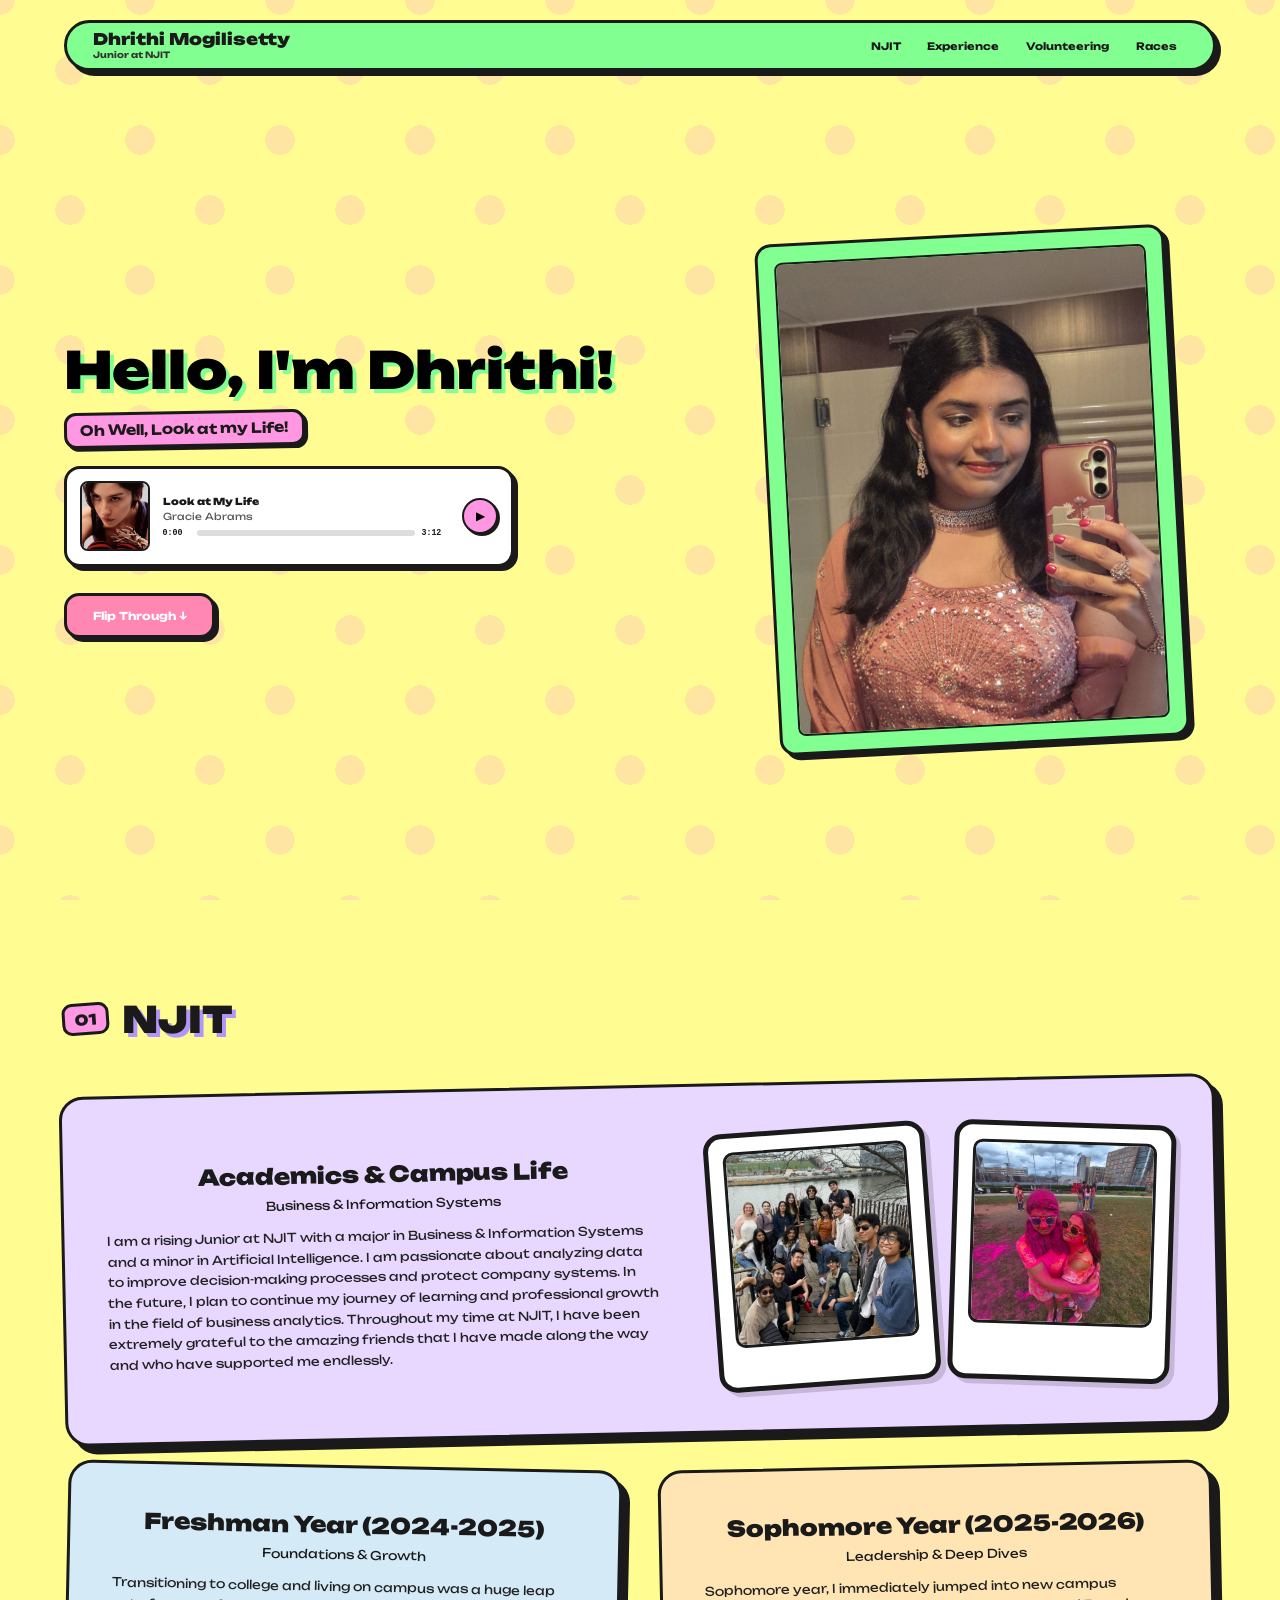
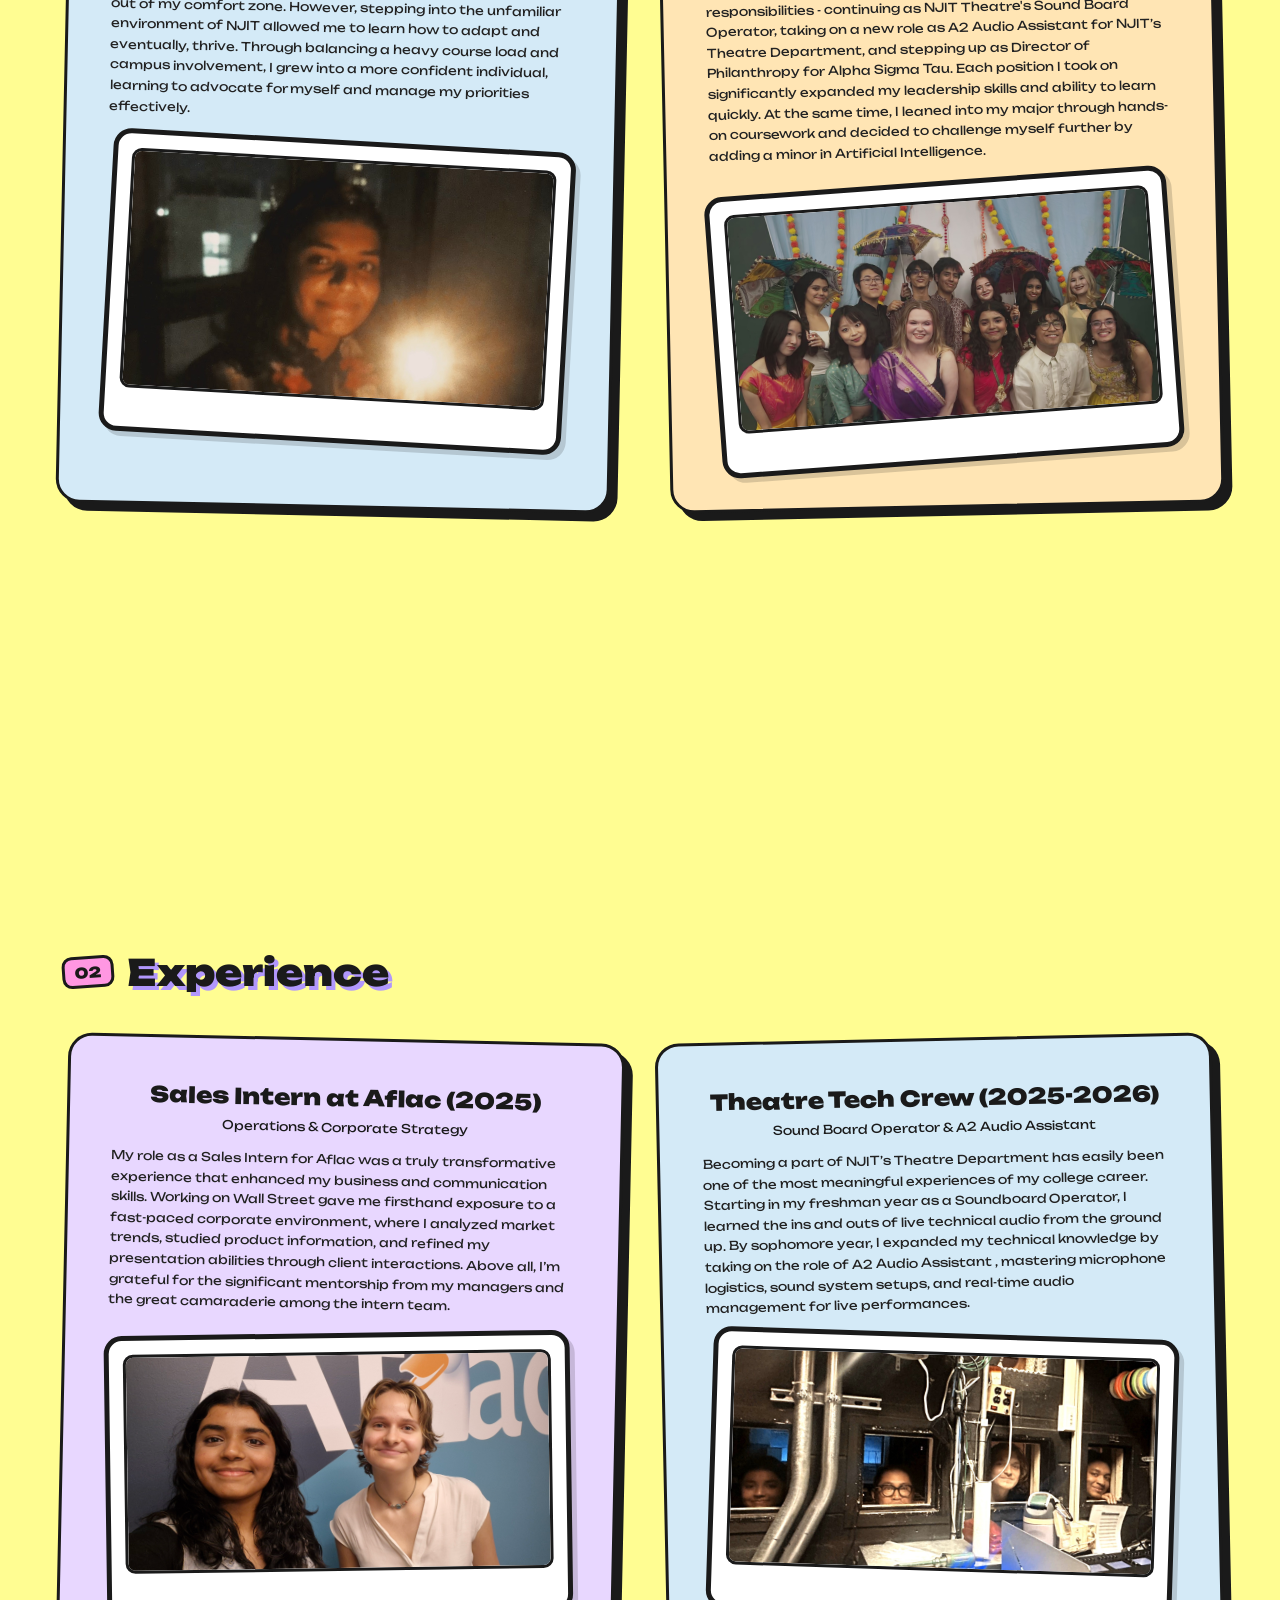
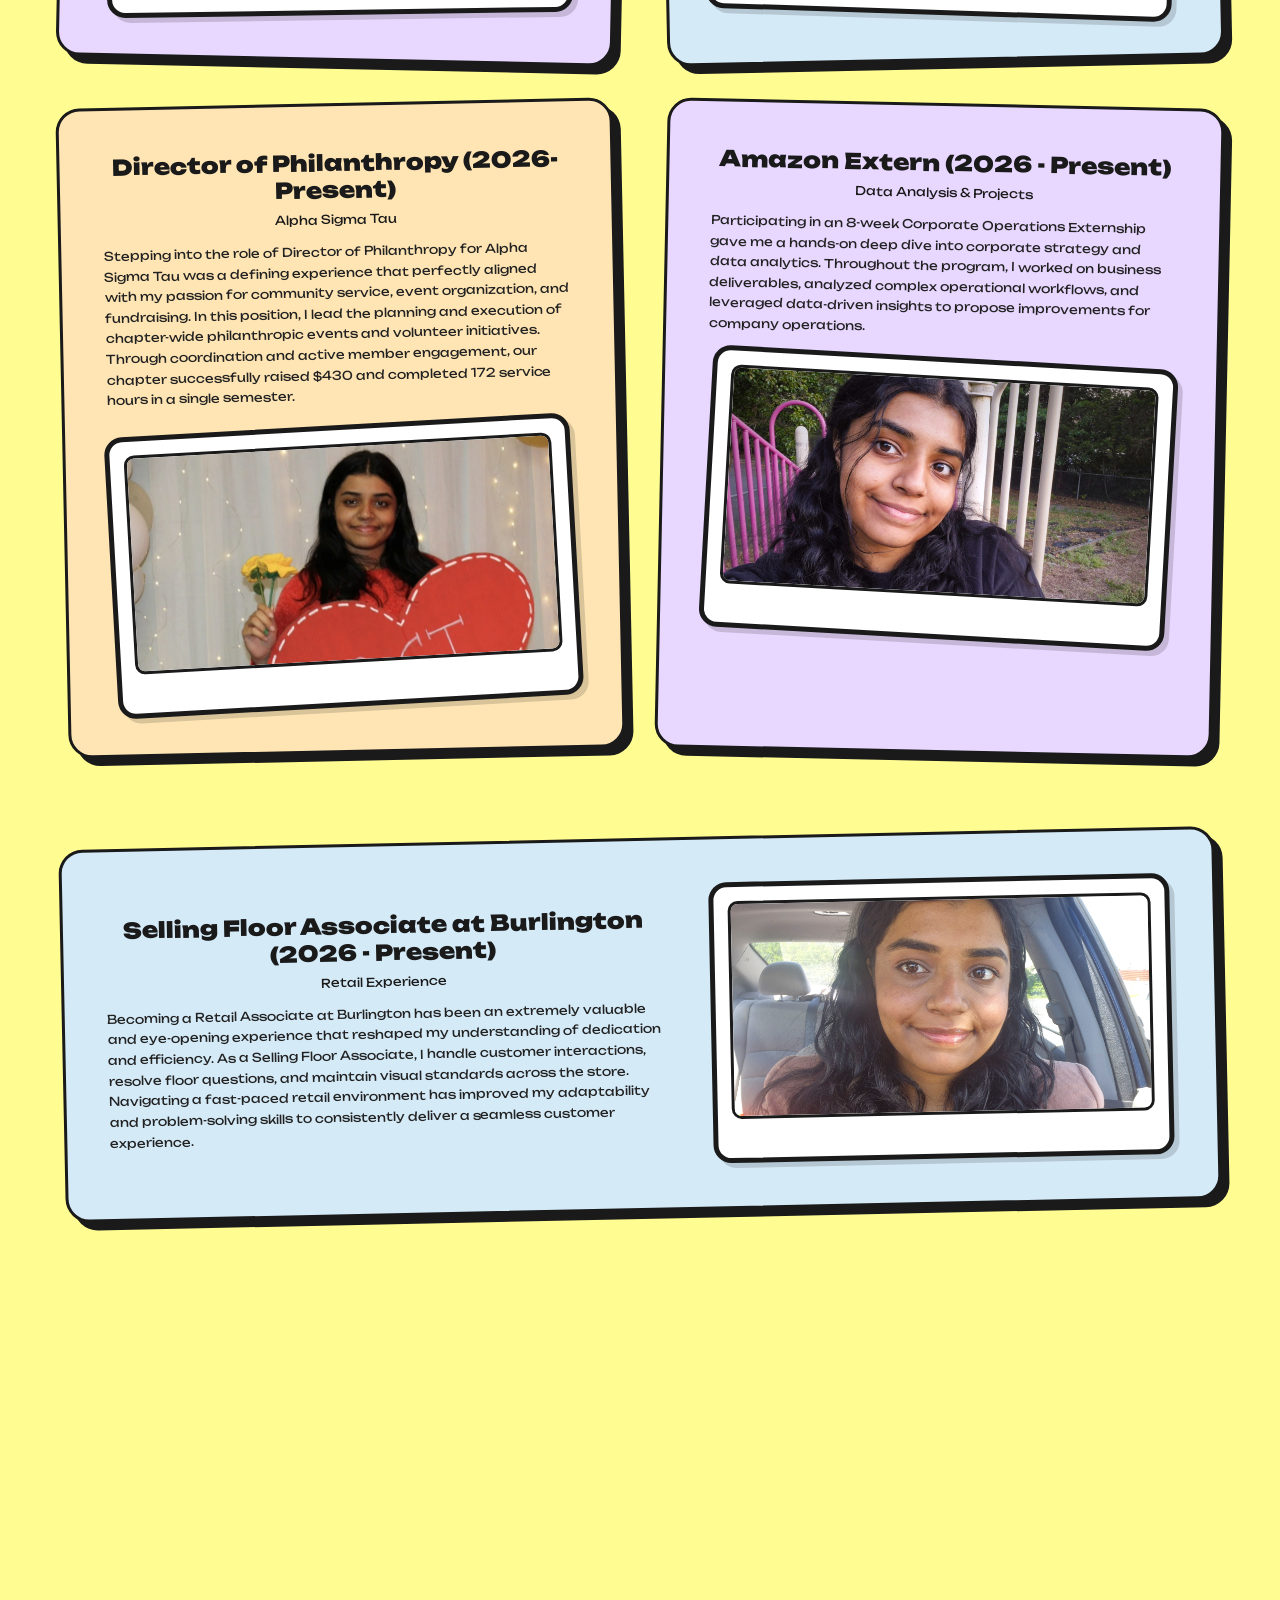
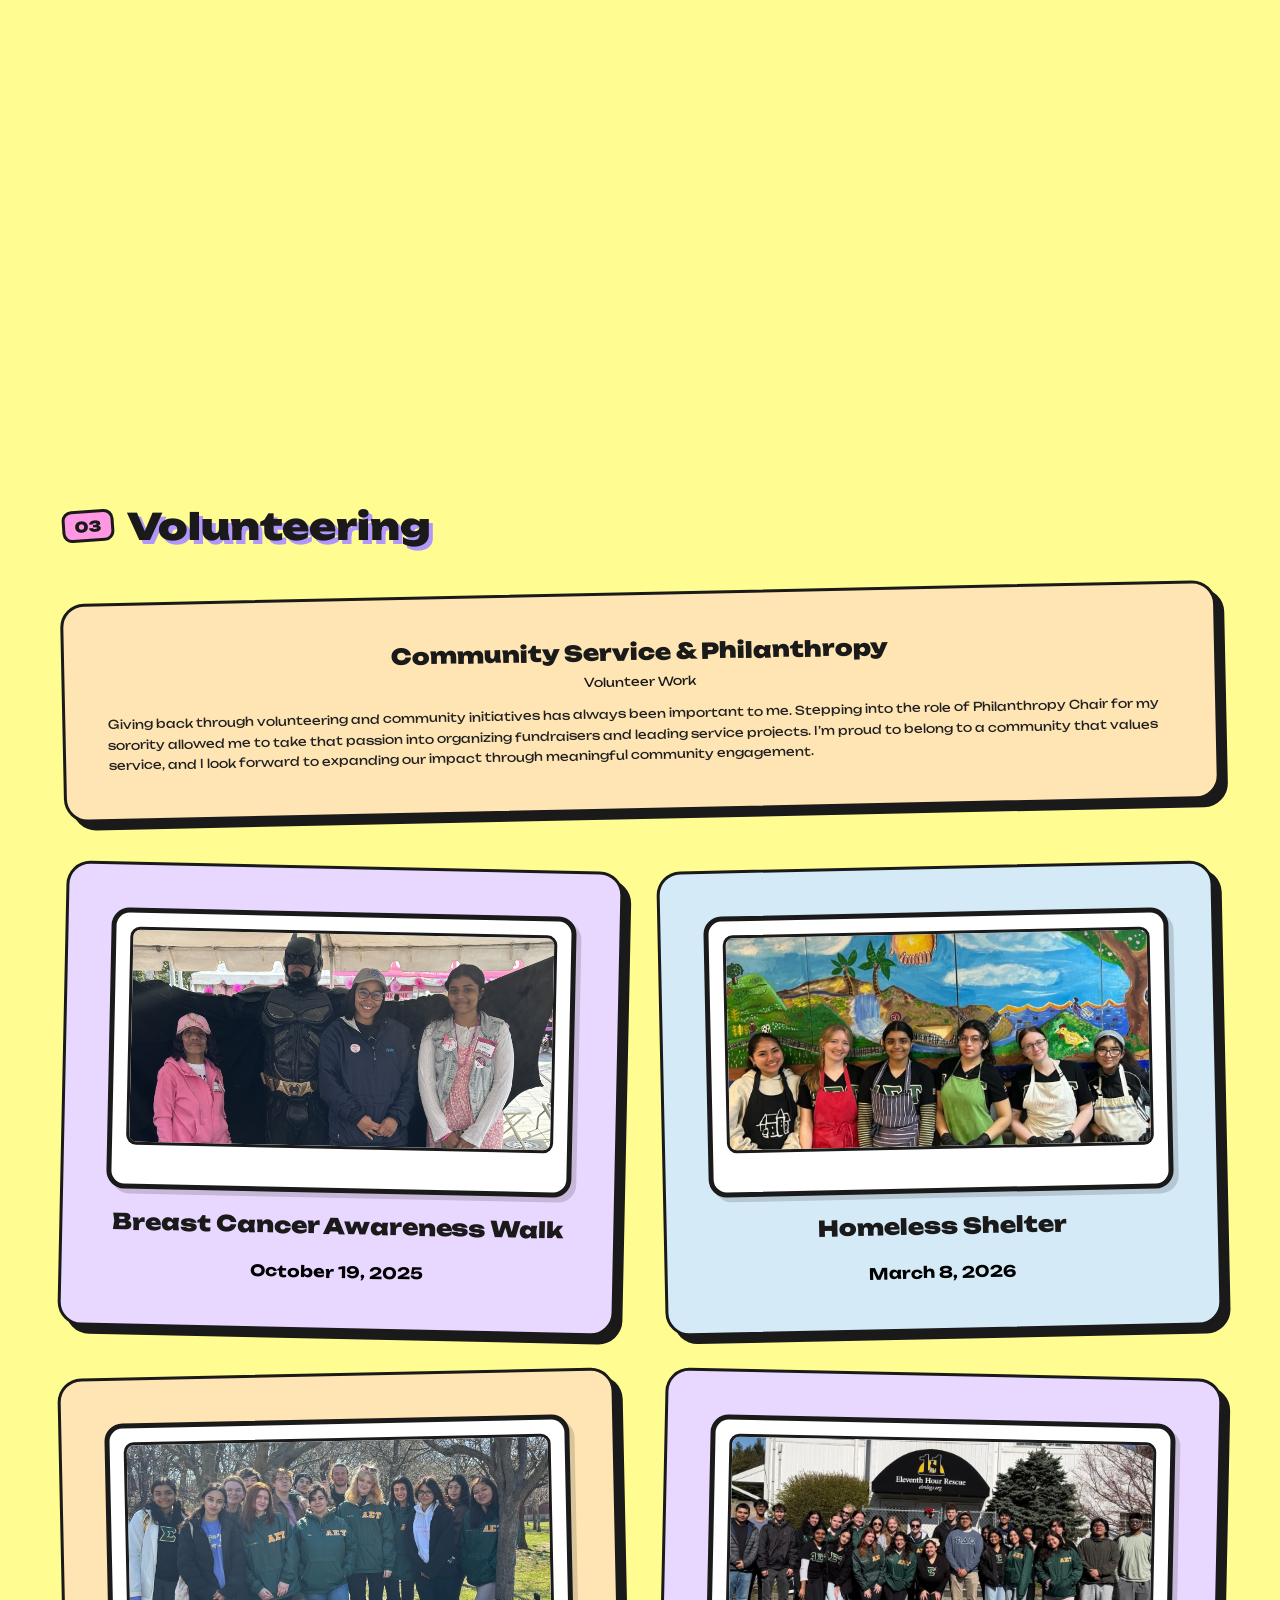
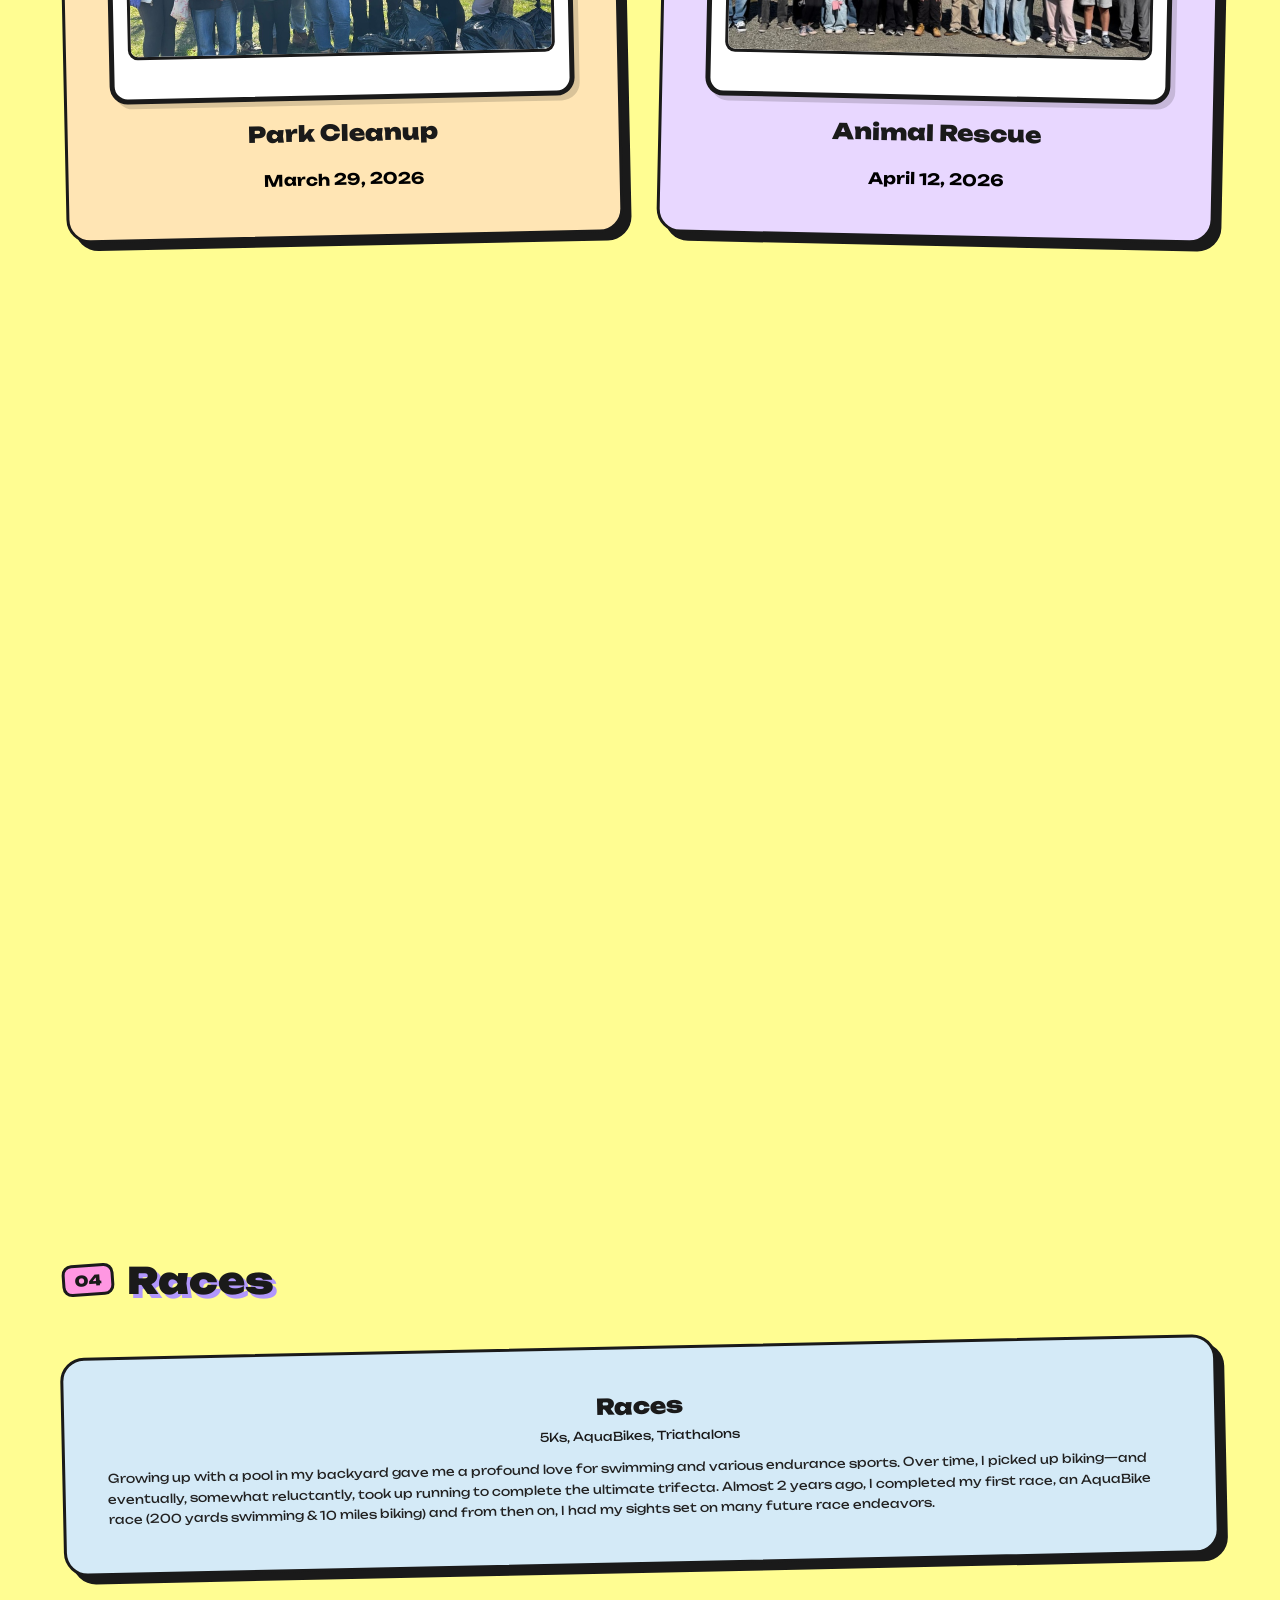
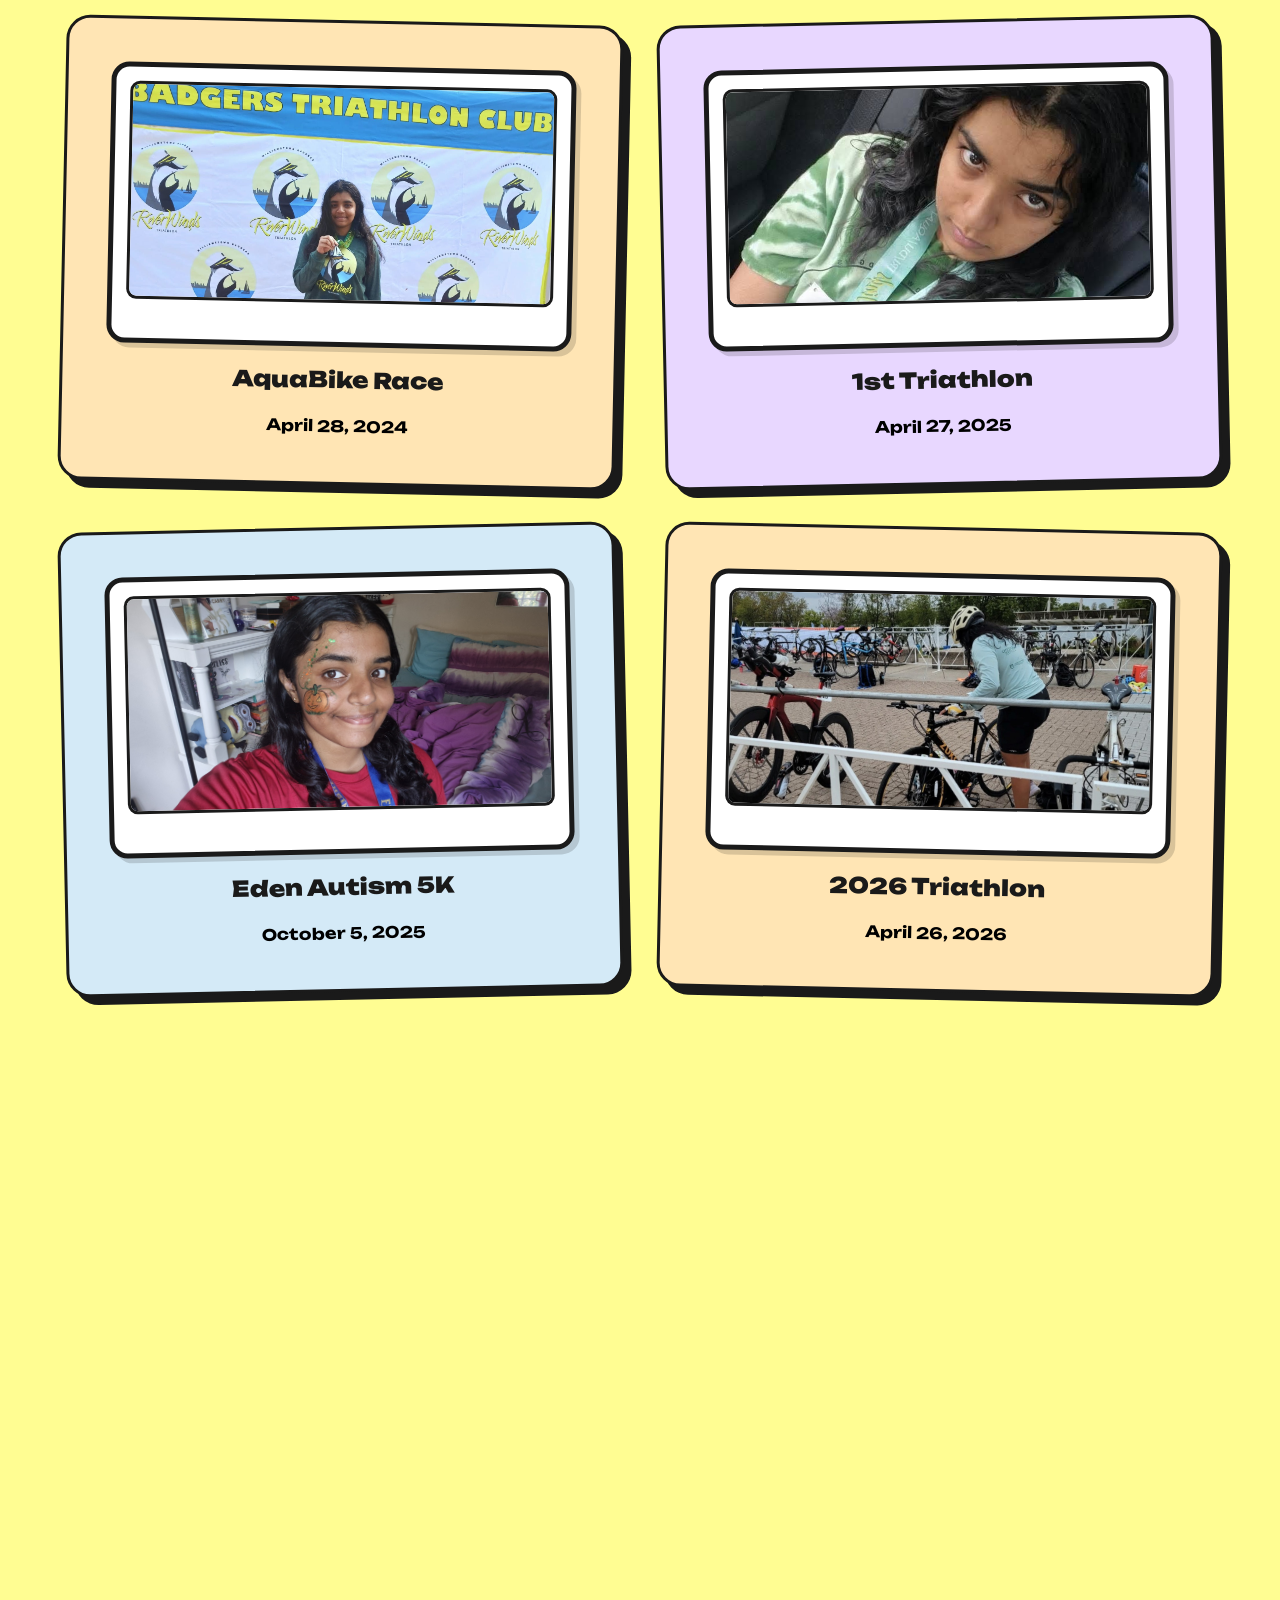
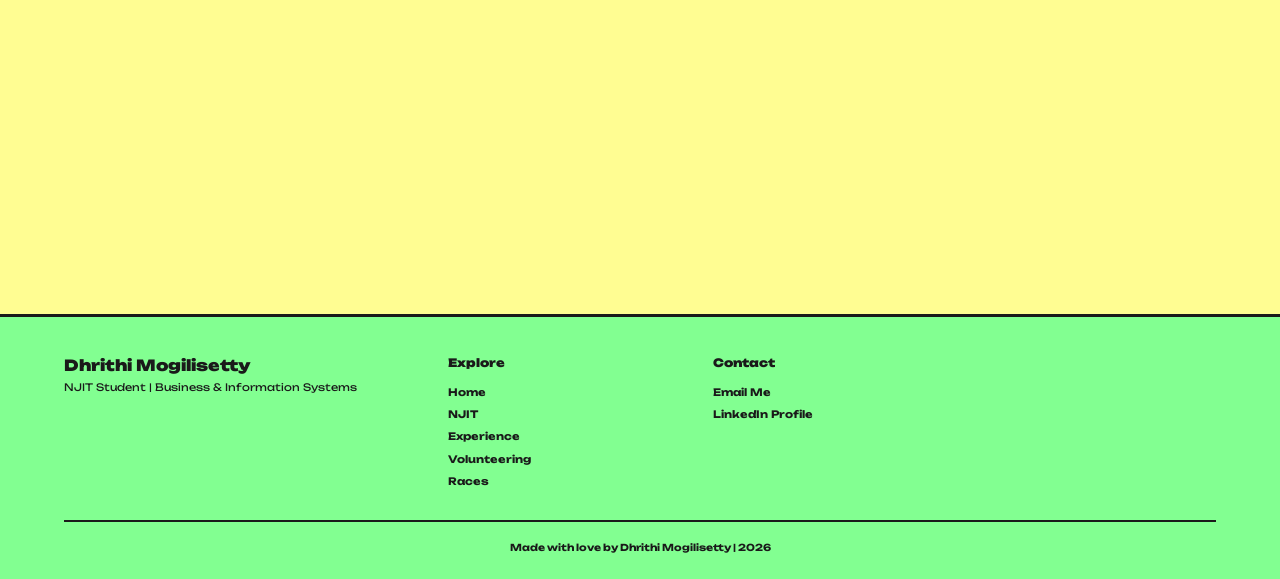
<file: index.html>
<html lang="en">

<!-- Website Icon & Name-->
<head>

    <link href="https://fonts.googleapis.com/css2?family=Playfair+Display:ital,wght@0,400..700;1,400..700&family=Unbounded:wght@400;700;900&display=swap" rel="stylesheet">

    <meta charset="UTF-8">
    <meta name="viewport" content="width=device-width, initial-scale=1.0">
    <title>Dhrithi Mogilisetty</title>

    <!-- Favicon / Tab Icon -->
    <link rel="shortcut icon" type="image/png" href="heart.png?v=2"> 

    <link href="https://fonts.googleapis.com/css2?family=Unbounded:wght@400;700;900&family=DynaPuff:wght@400;700&family=Plus+Jakarta+Sans:wght@400;600;700&display=swap" rel="stylesheet">
    <link rel="stylesheet" href="style.css">
</head>

<body>
    <!-- Song Audio -->
    <audio id="bg-track" src="Gracie Abrams - Look at My Life.mp3"></audio>

    <!-- Navigation Bar -->
    <nav class="navbar">
        <div class="logo-container">
            <div class="logo">Dhrithi Mogilisetty</div>
            <span class="logo-subtitle">Junior at NJIT</span>
        </div>
        <ul class="nav-links">
            <li><a href="#njit">NJIT</a></li>
            <li><a href="#experience">Experience</a></li>
            <li><a href="#impact">Volunteering</a></li>
            <li><a href="#endurance">Races</a></li>
        </ul>
    </nav>

    <section id="home" class="hero-section">
        <div class="hero-container">
            <div class="hero-content">

                <!-- Title & Subtitle-->
                <h1>Hello, I'm Dhrithi!</h1>
                <div class="subtitle">Oh Well, Look at my Life!</div>
                
                <!-- Music Player -->
                <div class="audio-player">
                    <img src="GracieAlbumPic.png" class="album-art" alt="Look at My Life Album Cover">
                    <div class="player-controls">
                        <div class="track-title">Look at My Life</div>
                        <div class="track-artist">Gracie Abrams</div>
                        <div class="progress-block">
                            <span class="timestamp" id="current-time">0:00</span>
                            <div class="timeline" id="timeline-click">
                                <div class="progress-bar" id="track-progress"></div>
                            </div>
                            <span class="timestamp">3:12</span>
                        </div>
                    </div>
                    <button class="play-btn" id="audio-toggle" aria-label="Play or Pause track">▶</button>
                </div>

                <!-- Flip Through Button -->
                <a href="#njit" class="cta-btn">Flip Through ↓</a>
            </div>
            
            <!-- Profile Pictures -->
            <div class="hero-graphic-stack">
                <div class="sticker sticker-1">
                    <img src="ProfilePic2.jpg" alt="Dhrithi Portrait">
                </div>
            </div>
        </div>
    </section>

    <!-- NJIT Section -->
    <section id="njit" class="content-section">
        <object data="njit.html" type="text/html" class="embedded-page"></object>
    </section>

    <!-- Experience Section -->
    <section id="experience" class="content-section">
        <object data="experience.html" type="text/html" class="embedded-page"></object>
    </section>

    <!-- Volunteering Section -->
    <section id="impact" class="content-section">
        <object data="impact.html" type="text/html" class="embedded-page"></object>
    </section>

    <!-- Hobbies Section -->
    <section id="endurance" class="content-section">
        <object data="endurance.html" type="text/html" class="embedded-page"></object>
    </section>

    <!-- Footer Section with Links -->
    <footer class="footer">
        <div class="footer-container">
            <div class="footer-brand">
                <h4>Dhrithi Mogilisetty</h4>
                <p>NJIT Student | Business & Information Systems</p>
            </div>
            
            <div class="footer-col">
                <h5>Explore</h5>
                <ul>
                    <li><a href="#home">Home</a></li>
                    <li><a href="#njit">NJIT</a></li>
                    <li><a href="#experience">Experience</a></li>
                    <li><a href="#impact">Volunteering</a></li>
                    <li><a href="#endurance">Races</a></li>
                </ul>
            </div>

            <div class="footer-col">
                <h5>Contact</h5>
                <ul>
                    <!-- Correct way using an anchor tag -->
                    <li>
                        <a href="https://mail.google.com/mail/?view=cm&fs=1&to=dhrithimogilisetty@gmail.com" target="_blank" rel="noopener noreferrer">Email Me</a>
                    </li>
                    <li><a href="https://www.linkedin.com/in/dhrithi-mogilisetty" target="_blank">LinkedIn Profile</a></li>
                </ul>
            </div>
        </div>

        <div class="footer-bottom">
            <p>Made with love by Dhrithi Mogilisetty | 2026</p>
        </div>
    </footer>

    <!-- Audio Script -->
    <script>
        const audio = document.querySelector('audio');
        const playBtn = document.querySelector('.play-btn');
        const progressBar = document.querySelector('.progress-bar');
        const timestamp = document.querySelector('.timestamp');
        const timeline = document.querySelector('.timeline');

        // Helper function to format seconds into MM:SS cleanly
        function formatTime(seconds) {
            const totalSecs = Math.round(seconds);
            const mins = Math.floor(totalSecs / 60);
            const secs = totalSecs % 60;
            return `${mins}:${secs < 10 ? '0' : ''}${secs}`;
        }

        // 1. Update timestamp and progress bar during playback
        audio.addEventListener('timeupdate', () => {
            if (audio.duration) {
                const progressPercent = (audio.currentTime / audio.duration) * 100;
                progressBar.style.width = `${progressPercent}%`;

                // If we are within 0.5 seconds of the end, force display of the full duration (3:12)
                if (audio.duration - audio.currentTime < 0.5) {
                    timestamp.textContent = formatTime(audio.duration);
                } else {
                    timestamp.textContent = formatTime(audio.currentTime);
                }
            }
        });

        // 2. Click timeline to skip ahead/rewind
        timeline.addEventListener('click', (e) => {
            if (audio.duration) {
                const timelineWidth = timeline.clientWidth;
                const clickX = e.offsetX;
                audio.currentTime = (clickX / timelineWidth) * audio.duration;
            }
        });

        // 3. Automatically reset when the song finishes
        audio.addEventListener('ended', () => {
            audio.currentTime = 0;             // Reset track position
            progressBar.style.width = '0%';    // Reset progress bar
            timestamp.textContent = '0:00';    // Reset timestamp text
            playBtn.textContent = '▶';         // Switch icon back to Play (triangle)
        });

        // 4. Play / Pause Button Toggle Logic
        playBtn.addEventListener('click', () => {
            if (audio.paused) {
                audio.play();
                playBtn.textContent = '❚❚';    // Switch to Pause (two lines)
            } else {
                audio.pause();
                playBtn.textContent = '▶';     // Switch to Play (triangle)
            }
        });
    </script>
</body>
</file>
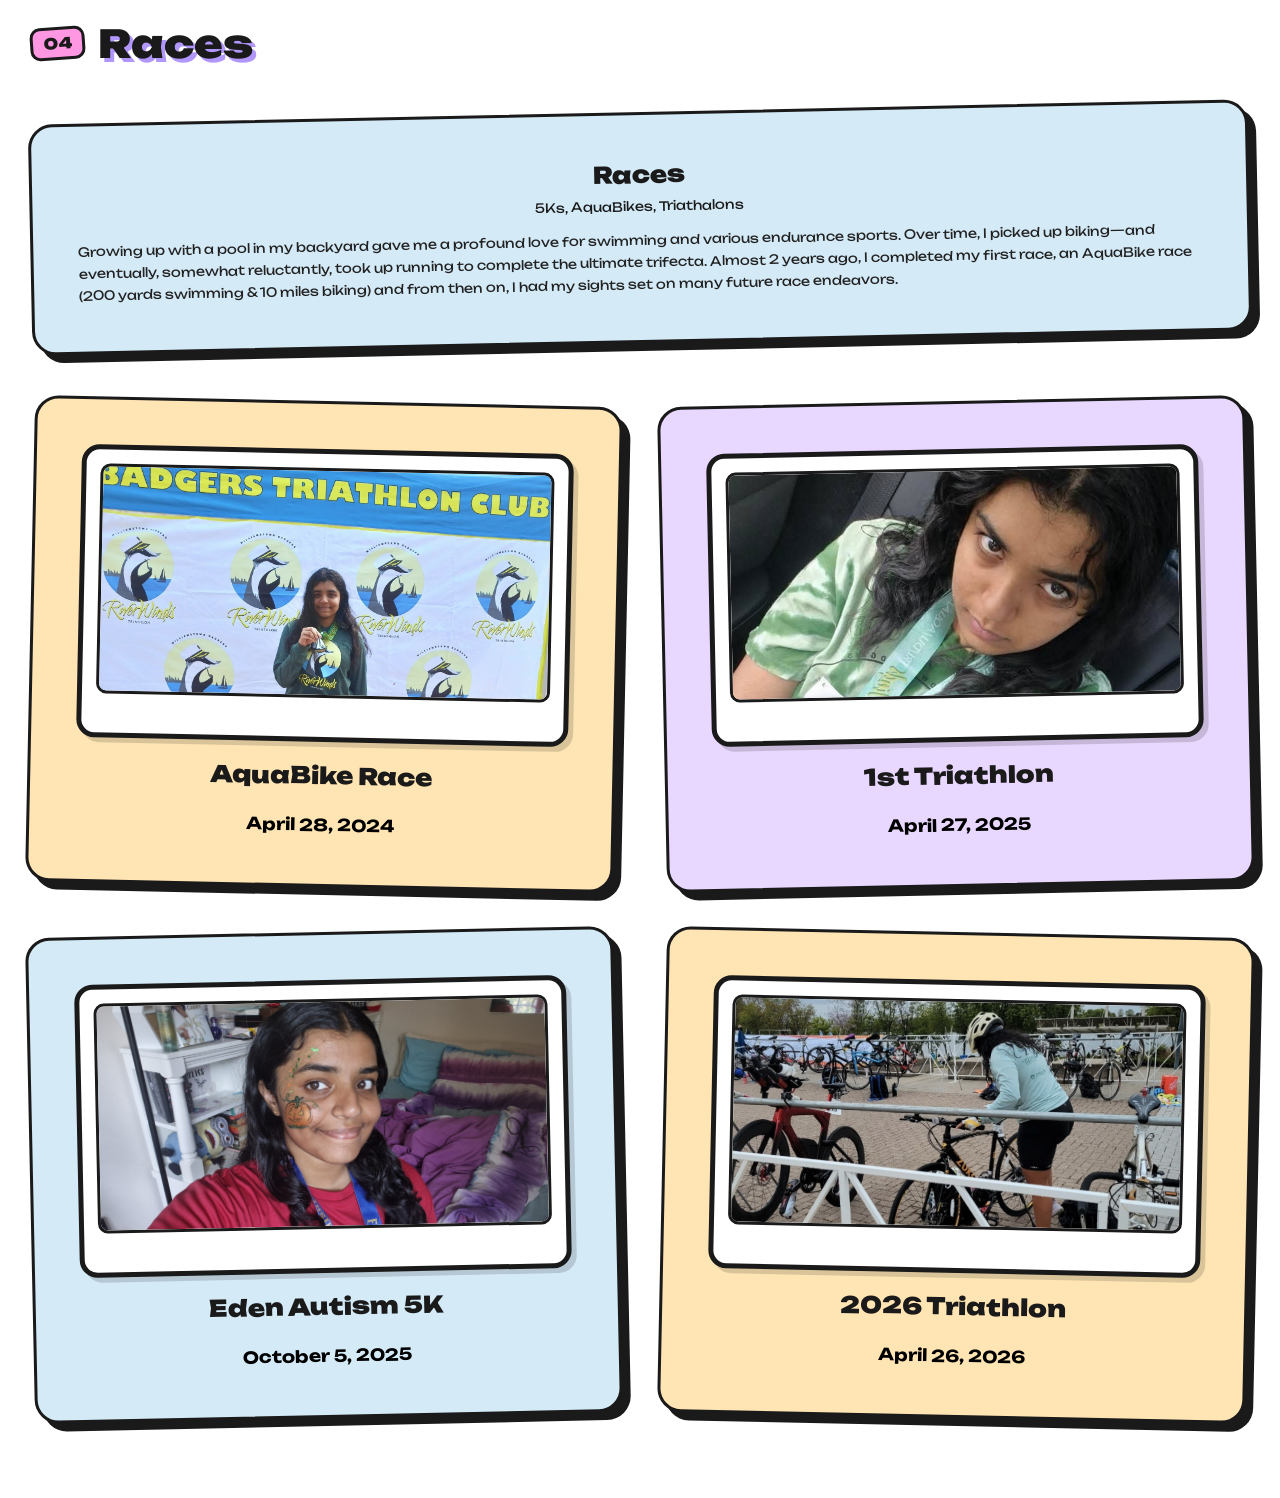
<file: endurance.html>
<!DOCTYPE html>
<html lang="en">
<head>
    <link href="https://fonts.googleapis.com/css2?family=Unbounded:wght@400;700;900&display=swap" rel="stylesheet">
    <link rel="stylesheet" href="style.css">
    <style>
        html, body {
            width: 100%;
            max-width: 100%;
            margin: 0;
            /* Padding gives room for card drop-shadows and rotated corners on the left/right/bottom */
            padding: 10px 15px 40px 15px !important; 
            overflow-x: hidden !important;
            overflow-y: visible !important;
            box-sizing: border-box;
            background: transparent;
        }
    </style>
</head>
<body>
    <div class="section-container">
    
    <!-- Section Header -->
    <div class="section-header">
        <span class="section-number">04</span>
        <h2>Races</h2>
    </div>

    <!-- 1. Top Full-Width Summary Card -->
    <div class="full-width-card-wrapper">
        <div class="scrapbook-card full-width-card rotated-left card-blue">
            <h3>Races</h3>
            <span class="meta">5Ks, AquaBikes, Triathalons</span>
            <p>Growing up with a pool in my backyard gave me a profound love for swimming and various endurance sports. 
                Over time, I picked up biking—and eventually, somewhat reluctantly, took up running to complete the ultimate trifecta. 
                Almost 2 years ago, I completed my first race, an AquaBike race (200 yards swimming & 10 miles biking) and from
                then on, I had my sights set on many future race endeavors.</p>
        </div>
    </div>

    <!-- 2. 4 Cards Grid for Individual Shows / Productions -->
    <div class="grid-2x2 event-photo-grid">
        
        <!-- Show Card 1 -->
        <div class="scrapbook-card rotated-right card-orange">
            <div class="event-photo-container">
                <div class="photo-frame">
                    <img src="race1.jpg" alt="AquaBike Picture - April 2024">
                </div>
                <div class="event-details">
                    <h4>AquaBike Race</h4>
                    <span class="event-date">April 28, 2024</span>
                </div>
            </div>
        </div>

        <!-- Show Card 2 -->
        <div class="scrapbook-card rotated-left card-purple">
            <div class="event-photo-container">
                <div class="photo-frame">
                    <img src="race2.jpg" alt="Triathlon Picture - April 2025">
                </div>
                <div class="event-details">
                    <h4>1st Triathlon</h4>
                    <span class="event-date">April 27, 2025</span>
                </div>
            </div>
        </div>

        <!-- Show Card 3 -->
        <div class="scrapbook-card rotated-left card-blue">
            <div class="event-photo-container">
                <div class="photo-frame">
                    <img src="race3.jpg" alt="Eden Autism 5K - October 2025">
                </div>
                <div class="event-details">
                    <h4>Eden Autism 5K</h4>
                    <span class="event-date">October 5, 2025</span>
                </div>
            </div>
        </div>

        <!-- Show Card 4 -->
        <div class="scrapbook-card rotated-right card-orange">
            <div class="event-photo-container">
                <div class="photo-frame">
                    <img src="race4.jpg" alt="Triathlon Picture - April 2026">
                </div>
                <div class="event-details">
                    <h4>2026 Triathlon</h4>
                    <span class="event-date">April 26, 2026</span>
                </div>
            </div>
        </div>

    </div>

</div>
</body>
</html>
</file>
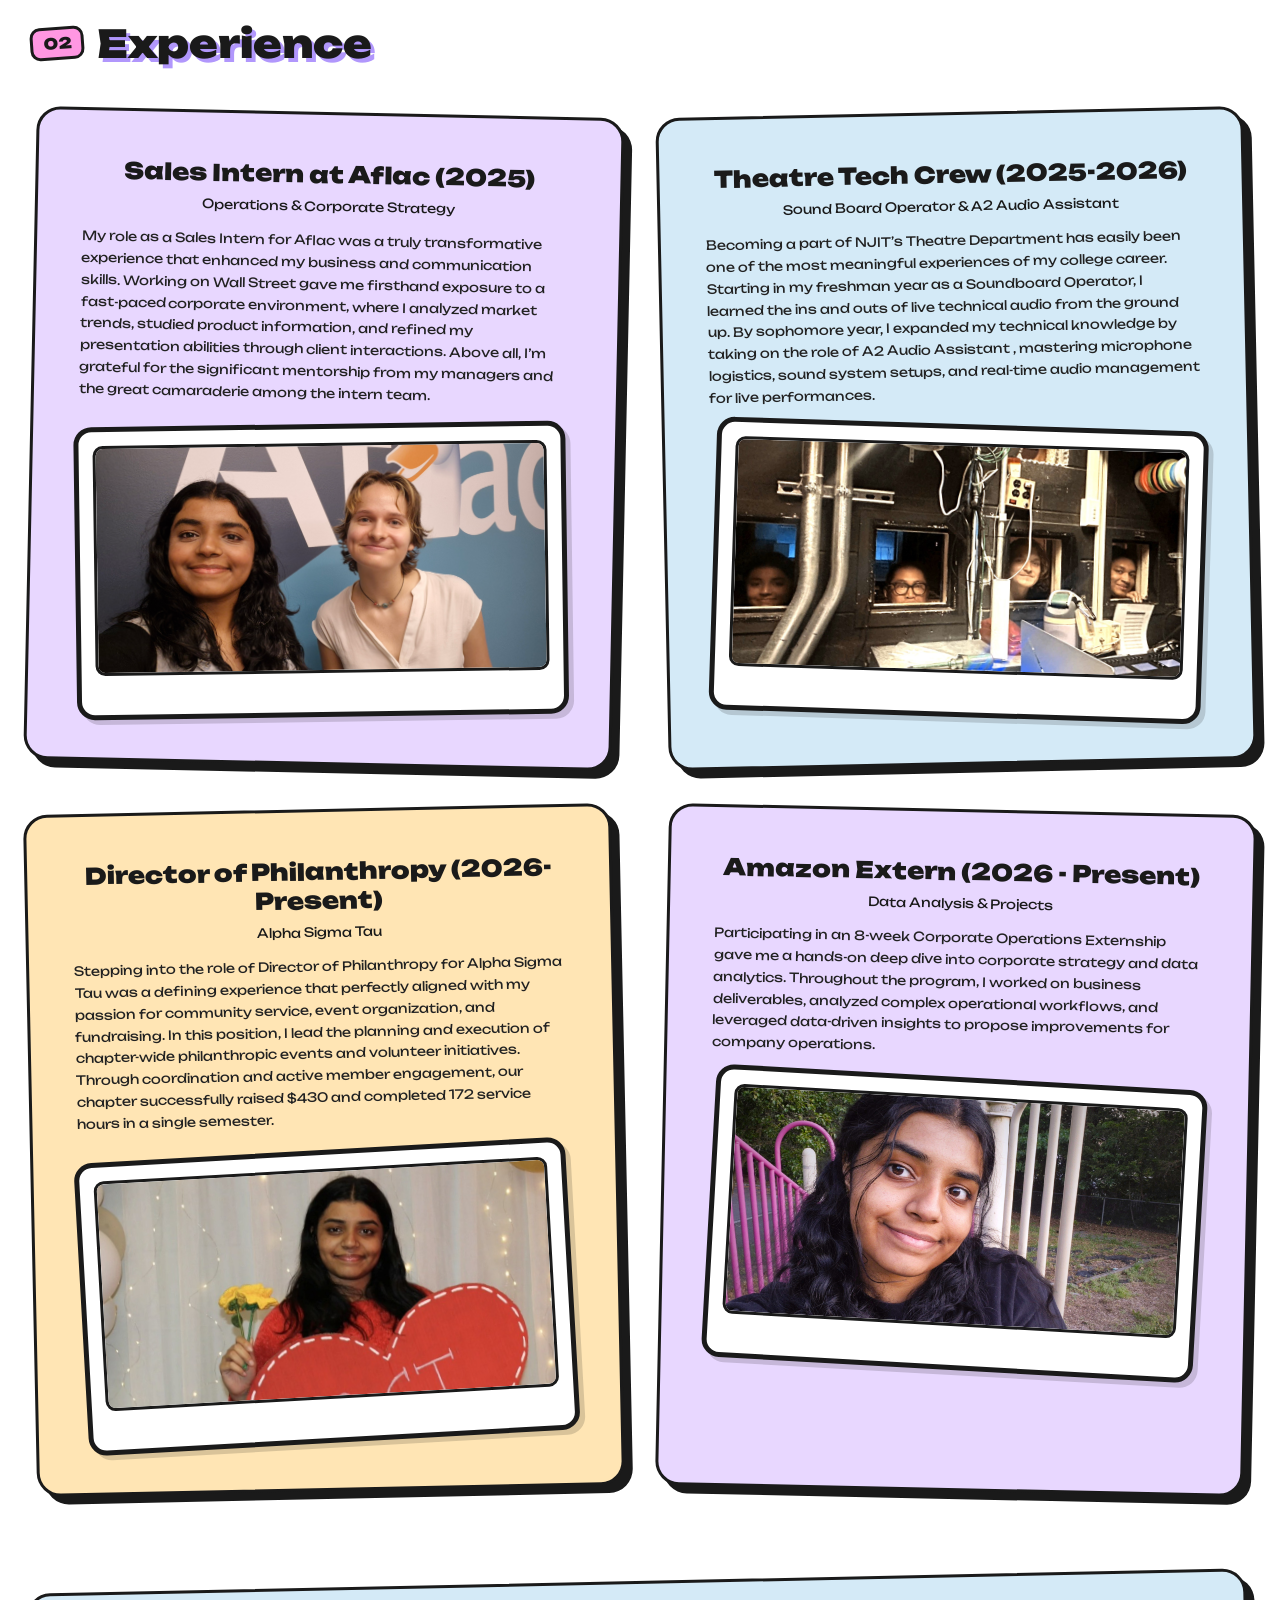
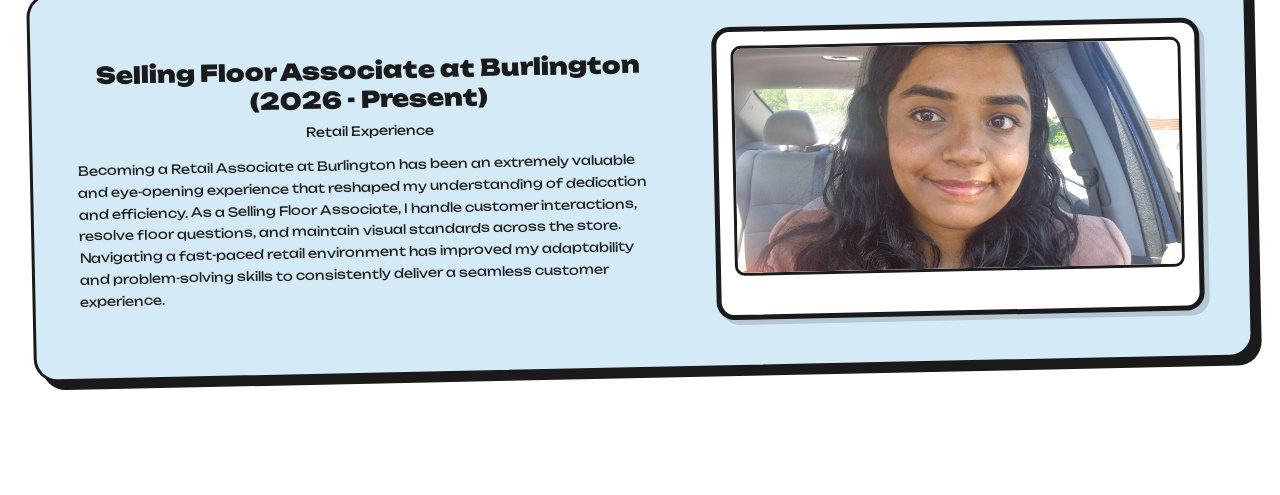
<file: experience.html>
<!DOCTYPE html>
<html lang="en">
<head>
    <link href="https://fonts.googleapis.com/css2?family=Unbounded:wght@400;700;900&display=swap" rel="stylesheet">
    <link rel="stylesheet" href="style.css">
    <style>
        html, body {
            width: 100%;
            max-width: 100%;
            margin: 0;
            /* Padding gives room for card drop-shadows and rotated corners on the left/right/bottom */
            padding: 10px 15px 40px 15px !important; 
            overflow-x: hidden !important;
            overflow-y: visible !important;
            box-sizing: border-box;
            background: transparent;
        }
    </style>
</head>
<body>
    <div class="section-container">
        <div class="section-header">
            <span class="section-number">02</span>
            <h2>Experience</h2>
        </div>
        
        <!-- 2x2 Grid Container -->
        <div class="grid-2x2">
            <!-- Row 1: Left Card -->
            <div class="scrapbook-card rotated-right card-purple">
                <h3>Sales Intern at Aflac (2025)</h3>
                <span class="meta">Operations & Corporate Strategy</span>
                <p>My role as a Sales Intern for Aflac was a truly transformative experience that enhanced my business
                    and communication skills. Working on Wall Street gave me firsthand exposure to a fast-paced 
                    corporate environment, where I analyzed market trends, studied product information, 
                    and refined my presentation abilities through client interactions. 
                    Above all, I’m grateful for the significant mentorship from my managers and the great camaraderie 
                    among the intern team.
                </p>
                <div class="photo-frame" style="margin-top: 1.5rem; transform: rotate(-2deg);">
                    <img src="exp1.jpg" alt="Corporate Office">
                </div>
            </div>

            <!-- Row 1: Right Card -->
            <div class="scrapbook-card rotated-left card-blue">
                <h3>Theatre Tech Crew (2025-2026)</h3>
                <span class="meta">Sound Board Operator & A2 Audio Assistant</span>
                <p>Becoming a part of NJIT’s Theatre Department has easily been one of the most meaningful 
                    experiences of my college career. Starting in my freshman year as a Soundboard Operator, 
                    I learned the ins and outs of live technical audio from the ground up. 
                    By sophomore year, I expanded my technical knowledge by taking on the role of A2 Audio Assistant
                    , mastering microphone logistics, sound system setups, and real-time audio management for 
                    live performances.
                </p>
                <div class="photo-frame" style="margin-top: 1.5rem; transform: rotate(3deg);">
                    <img src="exp22.jpg" alt="Theatre Set Production">
                </div>
            </div>

            <!-- Row 2: Left Card -->
            <div class="scrapbook-card rotated-left card-orange">
                <h3>Director of Philanthropy (2026-Present)</h3>
                <span class="meta">Alpha Sigma Tau</span>
                <p>Stepping into the role of Director of Philanthropy for Alpha Sigma Tau was a defining experience
                     that perfectly aligned with my passion for community service, event organization, 
                     and fundraising. In this position, I lead the planning and execution of chapter-wide 
                     philanthropic events and volunteer initiatives. Through coordination and 
                     active member engagement, our chapter successfully raised $430 and completed 172 service 
                     hours in a single semester.</p>
                <div class="photo-frame" style="margin-top: 1.5rem; transform: rotate(-2deg);">
                    <img src="exp3333.jpg" alt="AST Picture">
                </div>
            </div>

            <!-- Row 2: Right Card -->
            <div class="scrapbook-card rotated-right card-purple">
                <h3>Amazon Extern (2026 - Present)</h3>
                <span class="meta">Data Analysis & Projects</span>
                <p>Participating in an 8-week Corporate Operations Externship gave me a hands-on 
                    deep dive into corporate strategy and data analytics. 
                    Throughout the program, I worked on business deliverables, 
                    analyzed complex operational workflows, and leveraged data-driven insights to propose 
                    improvements for company operations.</p>
                <div class="photo-frame" style="margin-top: 1.5rem; transform: rotate(2deg);">
                    <img src="exp6.jpg" alt="Data Systems Visualization">
                </div>
            </div>

            <!-- 5th Card (Full Width) -->
            <div class="full-width-card-wrapper">
                <div class="scrapbook-card full-width-card rotated-left card-blue">
                    <div class="card-flex">
                        <div class="card-text">
                            <h3>Selling Floor Associate at Burlington (2026 - Present)</h3>
                            <span class="meta">Retail Experience</span>
                            <p>Becoming a Retail Associate at Burlington has been an extremely 
                                valuable and eye-opening experience that reshaped my understanding of dedication 
                                and efficiency. As a Selling Floor Associate, I handle customer 
                                interactions, resolve floor questions, and maintain visual standards across 
                                the store. Navigating a fast-paced retail environment has improved my 
                                adaptability and problem-solving skills to consistently deliver a seamless 
                                customer experience.</p>
                        </div>
                        <div class="photo-gallery-row">
                            <div class="photo-frame">
                                <img src="exp77.jpg" alt="Experience Photo">
                            </div>
                        </div>
                    </div>
                </div>
            </div>

        </div>
    </div>
</body>
</html>
</file>
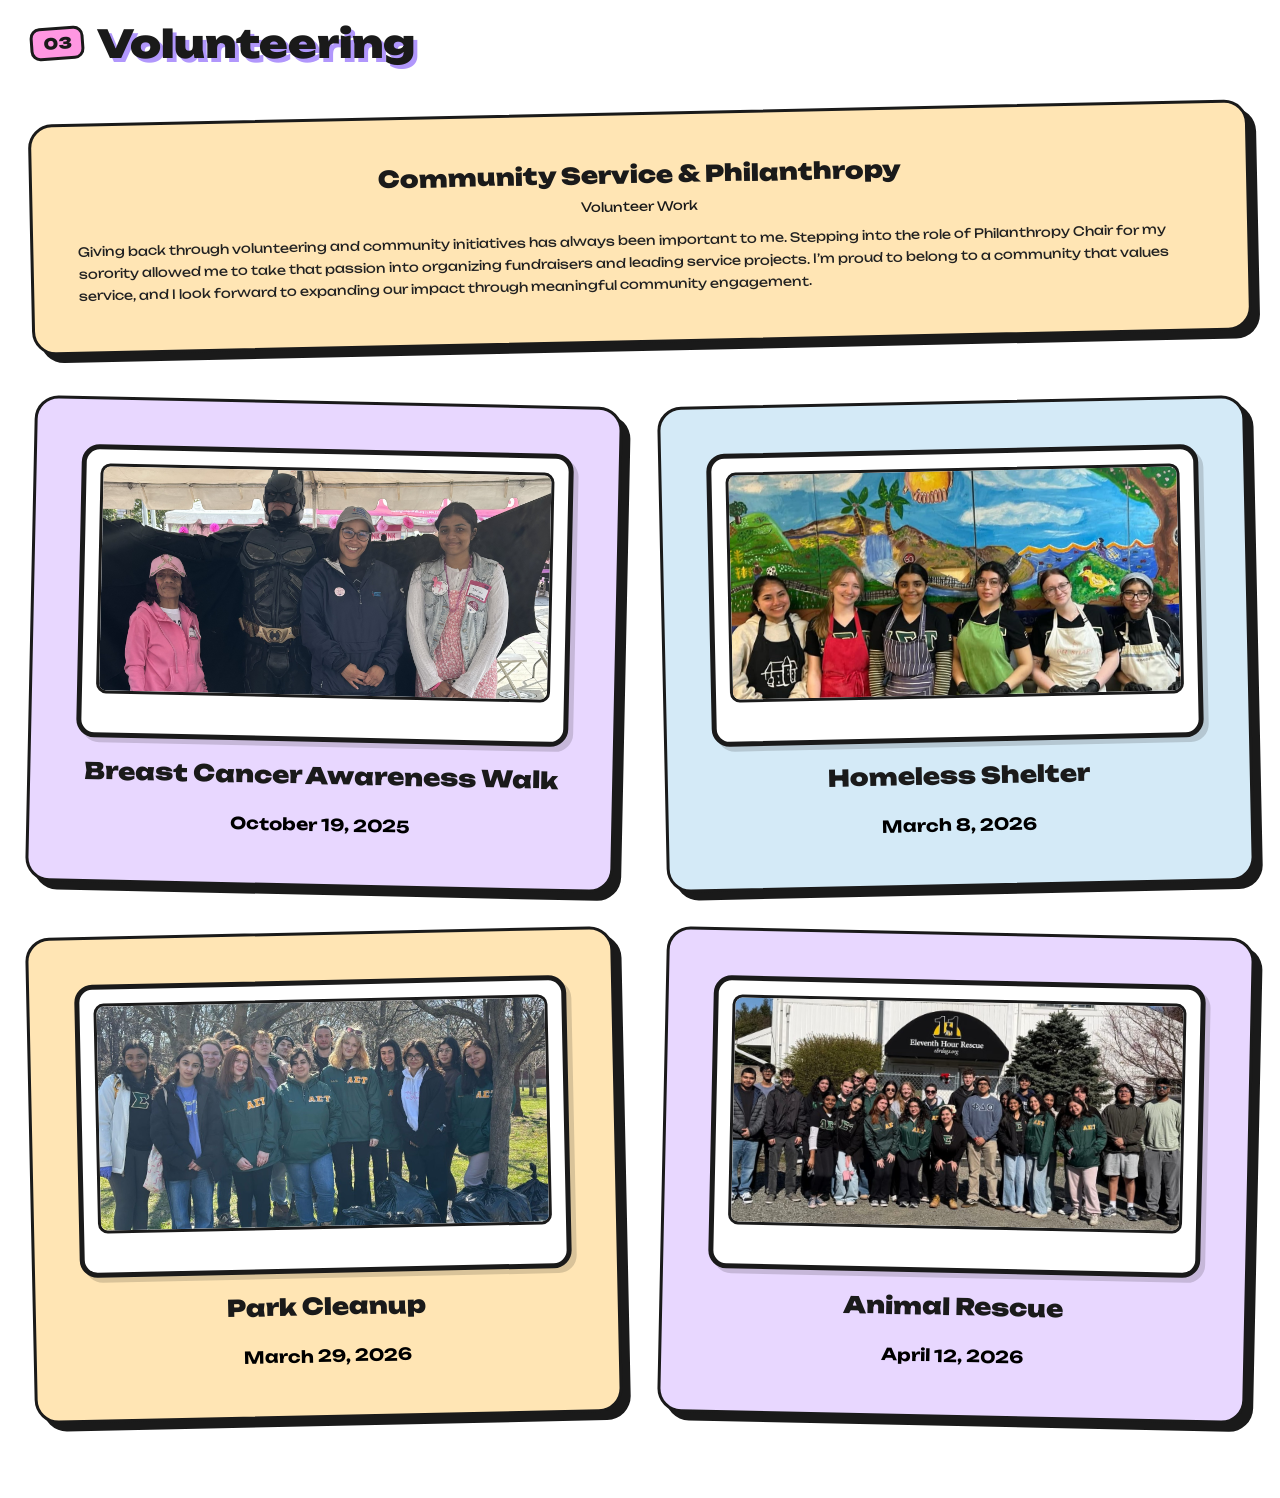
<file: impact.html>
<!DOCTYPE html>
<html lang="en">
<head>
    <link href="https://fonts.googleapis.com/css2?family=Unbounded:wght@400;700;900&display=swap" rel="stylesheet">
    <link rel="stylesheet" href="style.css">
    <style>
        html, body {
            width: 100%;
            max-width: 100%;
            margin: 0;
            /* Padding gives room for card drop-shadows and rotated corners on the left/right/bottom */
            padding: 10px 15px 40px 15px !important; 
            overflow-x: hidden !important;
            overflow-y: visible !important;
            box-sizing: border-box;
            background: transparent;
        }
    </style>
</head>
<body>
    <div class="section-container">
    
    <!-- Section Header -->
    <div class="section-header">
        <span class="section-number">03</span>
        <h2>Volunteering</h2>
    </div>

    <!-- 1. Top Full-Width Description Card -->
    <div class="full-width-card-wrapper">
        <div class="scrapbook-card full-width-card rotated-left card-orange">
            <h3>Community Service & Philanthropy</h3>
            <span class="meta">Volunteer Work</span>
            <p>Giving back through volunteering and community
                 initiatives has always been important to me. 
                 Stepping into the role of Philanthropy Chair for my 
                 sorority allowed me to take that passion into organizing 
                 fundraisers and leading service projects. 
                 I’m proud to belong to a community that values
                 service, and I look forward to expanding our impact
                 through meaningful community engagement.
            </p>
        </div>
    </div>

    <!-- 4 Cards Grid for Individual Events + Dates -->
        <div class="grid-2x2 event-photo-grid">
            
            <!-- Event Card 1 -->
            <div class="scrapbook-card rotated-right card-purple">
                <div class="event-photo-container">
                    <div class="photo-frame">
                        <img src="phil1.jpg" alt="Breast Cancer Awareness Walk">
                    </div>
                    <div class="event-details">
                        <h4>Breast Cancer Awareness Walk</h4>
                        <span class="event-date">October 19, 2025</span>
                    </div>
                </div>
            </div>

            <!-- Event Card 2 -->
            <div class="scrapbook-card rotated-left card-blue">
                <div class="event-photo-container">
                    <div class="photo-frame">
                        <img src="phil4.jpg" alt="Homeless Shelter">
                    </div>
                    <div class="event-details">
                        <h4>Homeless Shelter</h4>
                        <span class="event-date">March 8, 2026</span>
                    </div>
                </div>
            </div>

            <!-- Event Card 3 -->
            <div class="scrapbook-card rotated-left card-orange">
                <div class="event-photo-container">
                    <div class="photo-frame">
                        <img src="phil2.jpg" alt="Park Cleanup">
                    </div>
                    <div class="event-details">
                        <h4>Park Cleanup</h4>
                        <span class="event-date">March 29, 2026</span>
                    </div>
                </div>
            </div>

            <!-- Event Card 4 -->
            <div class="scrapbook-card rotated-right card-purple">
                <div class="event-photo-container">
                    <div class="photo-frame">
                        <img src="phil3.jpg" alt="Animal Rescue">
                    </div>
                    <div class="event-details">
                        <h4>Animal Rescue</h4>
                        <span class="event-date">April 12, 2026</span>
                    </div>
                </div>
            </div>
        </div>
    </div>
</div>
</body>
</html>
</file>
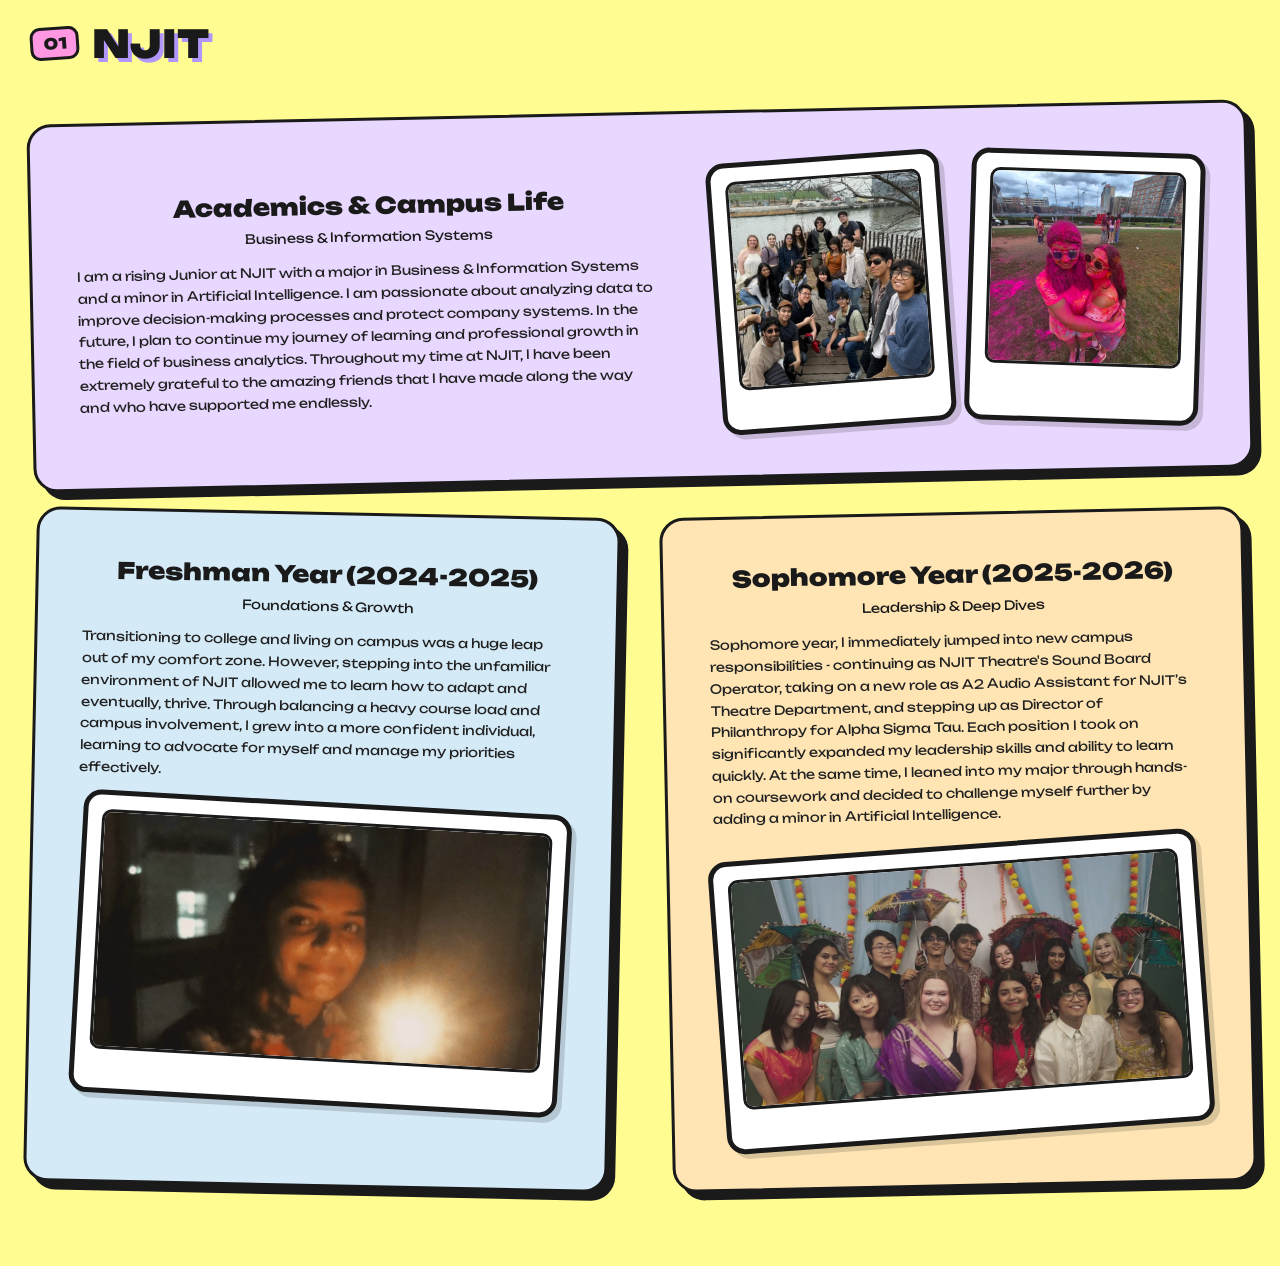
<file: njit.html>
<!DOCTYPE html>
<html lang="en">
<head>

    <link href="https://fonts.googleapis.com/css2?family=Unbounded:wght@400;700;900&display=swap" rel="stylesheet">
    <link rel="stylesheet" href="style.css">
    <style>
        html, body {
            width: 100%;
            max-width: 100%;
            margin: 0;
            /* Padding gives room for card drop-shadows and rotated corners on the left/right/bottom */
            padding: 10px 15px 40px 15px !important; 
            overflow-x: hidden !important;
            overflow-y: visible !important;
            box-sizing: border-box;
            background: transparent;
        }
    </style>

    <link href="https://fonts.googleapis.com/css2?family=Unbounded:wght@400;700;900&display=swap" rel="stylesheet">
    <link rel="stylesheet" href="style.css">
    <style>
        body { font-family: 'Unbounded', sans-serif; }

        /* Custom sizing for tall/square group photos */

        .photo-frame.portrait-frame {
            max-width: 320px; /* Gives the frame enough width */
            margin: 0 auto;
        }

        .full-group-img {
            width: 100% !important;
            height: auto !important; /* Overrides the fixed height constraint */
            max-height: 400px !important; /* Lets the full height render */
            object-fit: contain !important; /* Ensures no cropping occurs */
        }

    </style>
</head>
<body style="background: transparent; padding: 10px;">
    <div class="section-container">
        <!-- Main Section Title -->
        <div class="section-header">
            <span class="section-number">01</span>
            <h2>NJIT</h2>
        </div>
        
        <!-- Summary Section at the Top -->
        <div class="scrapbook-card card-flex rotated-left card-purple" style="margin-bottom: 2.5rem;">
            <div>
                <h3>Academics & Campus Life</h3>
                <span class="meta">Business & Information Systems</span>
                <p>I am a rising Junior at NJIT with a major in Business & Information Systems and a minor in Artificial Intelligence. 
                    I am passionate about analyzing data to improve decision-making processes and protect company systems. 
                    In the future, I plan to continue my journey of learning and professional growth in the field of business analytics. 
                    Throughout my time at NJIT, I have been extremely grateful to the amazing friends that I have made along the way and
                    who have supported me endlessly.</p>
            </div>
            <div class="photo-gallery-row">
                <div class="photo-frame portrait-frame" style="transform: rotate(-3deg);">
                    <img src="njit1.jpg" alt="NJIT Group Photo" class="full-group-img">
                </div>
                <div class="photo-frame portrait-frame" style="transform: rotate(3deg);">
                    <img src="njit2.jpg" alt="NJIT Photo #2" class="full-group-img">
                </div>
            </div>
        </div>

        <!-- Freshman & Sophomore Year Grid -->
        <div class="grid-layout">
            <!-- Freshman Year Card -->
            <div class="scrapbook-card rotated-right card-blue">
                <h3>Freshman Year (2024-2025)</h3>
                <span class="meta">Foundations & Growth</span>
                <p>Transitioning to college and living on campus was a huge leap out of my comfort zone. 
                    However, stepping into the unfamiliar environment of NJIT allowed me to learn how to adapt and eventually, thrive. 
                    Through balancing a heavy course load and campus involvement, 
                    I grew into a more confident individual, learning to advocate for myself and manage my priorities effectively.</p>
                <div class="photo-frame" style="margin-top: 1.5rem; transform: rotate(2deg);">
                    <img src="njit33.JPEG" alt="Freshman Year Memory" style="object-fit: cover; width: 100%; height: 240px;">
                </div>
            </div>

            <!-- Sophomore Year Card -->
            <div class="scrapbook-card rotated-left card-orange">
                <h3>Sophomore Year (2025-2026)</h3>
                <span class="meta">Leadership & Deep Dives</span>
                <p>Sophomore year, I immediately jumped into new campus responsibilities - continuing as NJIT Theatre's Sound Board 
                    Operator, taking on a new role as A2 Audio Assistant for NJIT’s Theatre Department, 
                    and stepping up as Director of Philanthropy for Alpha Sigma Tau. 
                    Each position I took on significantly expanded my leadership skills and ability to learn quickly. 
                    At the same time, I leaned into my major through hands-on coursework and decided to challenge myself further 
                    by adding a minor in Artificial Intelligence.
                </p>
                <div class="photo-frame" style="margin-top: 1.5rem; transform: rotate(-3deg);">
                    <img src="njit4444.jpg" alt="Sophomore Year Memory">
                </div>
            </div>
        </div>
    </div>
</body>
</html>
</file>
<file: style.css>
/* Global Style Variables & Resets */
* {
    margin: 0;
    padding: 0;
    box-sizing: border-box;
}

:root {
    /* Fonts */
    --font-global: 'Unbounded', sans-serif;

    /* Base Palette */
    --bg-main: #fffd92; 
    --bg-card: #82ff91; 
    --yellow: #ff97e2;  
    --pink: #FF87B2;    
    --text-dark: #1A1A1A;

    /* REQUIRED 3-COLOR PASTEL VARIABLES (RESTORED) */
    --pastel-purple: #e8d7ff; /* Soft Pastel Purple */
    --pastel-blue: #d4eaf7;   /* Soft Pastel Blue */
    --light-orange: #ffe5b4;  /* Soft Light Orange / Peach */
}

/* Color Utility Classes */
.card-purple { background-color: var(--pastel-purple) !important; }
.card-blue   { background-color: var(--pastel-blue) !important; }
.card-orange { background-color: var(--light-orange) !important; }


/* --------------------------------------------------------------------------
   GLOBAL STYLES & BACKGROUND
   -------------------------------------------------------------------------- */
html {
    scroll-behavior: smooth;
    font-family: var(--font-global);
    color: var(--text-dark);
    background-color: var(--bg-main);
    font-size: clamp(11px, 1vw, 16px); 
}

body {
    overflow-x: hidden;
    width: 100%;
    background-color: var(--bg-main); /* Original yellow #fffd92 */
    font-family: var(--font-global);
    
    /* Larger, spaced-out, transparent polka dots */
    background-image: 
        radial-gradient(rgba(255, 182, 193, 0.35) 15%, transparent 15%),
        radial-gradient(rgba(255, 182, 193, 0.35) 15%, transparent 15%);
    
    /* Spacing and sizing for large dots */
    background-position: 0 0, 70px 70px;
    background-size: 140px 140px;
    background-attachment: fixed;
}

/* Navigation Bar */
.navbar {
    position: fixed;
    top: 20px;
    left: 50%;
    transform: translateX(-50%);
    display: flex;
    justify-content: space-between;
    align-items: center;
    width: 90%;
    max-width: 1300px;
    padding: 0.6rem 2rem;
    background-color: var(--bg-card);
    border: 3px solid var(--text-dark);
    border-radius: 50px;
    box-shadow: 5px 5px 0px var(--text-dark);
    z-index: 1000;
}

/* Logo & Subtitle Container */
.logo-container {
    display: flex;
    flex-direction: column;
    align-items: flex-start;
    line-height: 1.1;
}

.logo-container .logo {
    font-family: var(--font-global);
    font-weight: 900;
    font-size: clamp(0.95rem, 1.8vw, 1.25rem); 
    color: var(--text-dark);
    white-space: nowrap;
}

.logo-container .logo-subtitle {
    font-family: var(--font-global);
    font-size: 0.68rem;
    font-weight: 700;
    color: #333;
    margin-top: 2px;
    white-space: nowrap;
}

.nav-links {
    display: flex;
    list-style: none;
    gap: 0.5rem;
}

.nav-links a {
    text-decoration: none;
    color: var(--text-dark);
    font-size: 0.8rem;
    font-weight: 700;
    padding: 0.4rem 0.8rem;
    border-radius: 20px;
    transition: all 0.2s ease;
}

.nav-links a:hover {
    background-color: var(--pink);
    color: white;
}

/* Hero Section */
.hero-section {
    min-height: 100vh;
    display: flex;
    align-items: center;
    justify-content: center;
    padding: 140px 5% 60px 5%;
}

.hero-container {
    display: grid;
    grid-template-columns: 1.2fr 1fr;
    gap: clamp(2rem, 6vw, 6rem);
    max-width: 1300px;
    width: 100%;
    align-items: center;
}

.hero-content h1 {
    font-family: var(--font-global);
    font-weight: 900;
    font-size: clamp(2.2rem, 4.8vw, 4rem);
    color: rgb(0, 0, 0);
    line-height: 1.1;
    margin-bottom: 1rem;
    text-shadow: 4px 4px 0px #82ff91;
}

.hero-content .subtitle {
    display: inline-block;
    font-family: var(--font-global);
    font-weight: 700;
    font-size: clamp(0.9rem, 1.8vw, 1.1rem);
    background-color: var(--yellow);
    padding: 0.5rem 1rem;
    border: 3px solid var(--text-dark);
    border-radius: 12px;
    transform: rotate(-1deg);
    margin-bottom: 1.5rem;
    box-shadow: 3px 3px 0px var(--text-dark);
}

.cta-btn {
    display: inline-block;
    padding: 1rem 2rem;
    background-color: var(--pink);
    color: white;
    font-family: var(--font-global);
    font-size: 0.85rem;
    font-weight: 700;
    text-decoration: none;
    border: 3px solid var(--text-dark);
    border-radius: 15px;
    box-shadow: 4px 4px 0px var(--text-dark);
    transition: all 0.2s ease;
}

.cta-btn:hover {
    transform: translate(-2px, -2px);
    box-shadow: 6px 6px 0px var(--text-dark);
    background-color: var(--yellow);
    color: var(--text-dark);
}

/* Music Player */
.audio-player {
    background: white;
    border: 3px solid var(--text-dark);
    border-radius: 16px;
    padding: 1rem;
    max-width: 450px;
    width: 100%;
    display: flex;
    align-items: center;
    gap: 1rem;
    box-shadow: 4px 4px 0px var(--text-dark);
    margin-bottom: 2rem;
}

.album-art {
    width: 70px;
    height: 70px;
    border: 2px solid var(--text-dark);
    border-radius: 8px;
    object-fit: cover;
}

.player-controls {
    flex: 1;
    display: flex;
    flex-direction: column;
    gap: 0.2rem;
}

.track-title {
    font-family: var(--font-global);
    font-size: 0.75rem;
    font-weight: 900;
}

.track-artist {
    font-size: 0.75rem;
    color: #555;
    margin-bottom: 0.3rem;
    font-weight: 400;
}

.progress-block {
    display: flex;
    align-items: center;
    justify-content: space-between;
    gap: 0.5rem;
    width: 100%;
}

.timeline {
    flex: 1;
    height: 6px;
    background: #ddd;
    border-radius: 3px;
    position: relative;
    cursor: pointer;
}

.progress-bar {
    width: 0%;
    height: 100%;
    background: var(--pink);
    border-radius: 3px;
}

.timestamp {
    font-size: 0.65rem;
    font-weight: 700;
    font-family: monospace;
    min-width: 28px;
}

.play-btn {
    background: var(--yellow);
    border: 2px solid var(--text-dark);
    border-radius: 50%;
    width: 36px;
    height: 36px;
    display: flex;
    align-items: center;
    justify-content: center;
    cursor: pointer;
    box-shadow: 2px 2px 0px var(--text-dark);
    font-size: 0.9rem;
}

/* Profile Picture Stack */
.hero-graphic-stack {
    position: relative;
    height: 520px;
    width: 100%;
    display: flex;
    justify-content: center;
    align-items: center;
}

.sticker {
    position: absolute;
    background: var(--bg-card);
    border: 3px solid var(--text-dark);
    border-radius: 16px;
    padding: 16px; /* Generous frame padding */
    box-shadow: 5px 5px 0px var(--text-dark);
    display: flex;
    justify-content: center;
    align-items: center;
    box-sizing: border-box;
}

/* Interactive hover wiggle for Homepage Main Sticker (.sticker-1) */
.sticker-1 {
    transition: transform 0.3s cubic-bezier(0.175, 0.885, 0.32, 1.275), box-shadow 0.3s ease;
    cursor: pointer;
}

.sticker-1:hover {
    /* Slight upward lift and counter-rotation wiggle on hover */
    transform: rotate(2deg) scale(1.03) translateY(-6px) !important;
    box-shadow: 8px 8px 0px var(--text-dark) !important;
}

.sticker img {
    width: 100%;
    height: 100%;
    object-fit: cover; /* Keeps image sharp and un-distorted */
    border: 2px solid var(--text-dark); /* Crisp inner border */
    border-radius: 8px;
    display: block;
}

/* Larger Sticker Dimensions */
.sticker-1 { 
    position: relative;
    width: clamp(300px, 32vw, 420px);  /* Increased from 260px-380px */
    height: clamp(360px, 40vw, 520px); /* Increased from 320px-460px */
    transform: rotate(-3deg);
    z-index: 2;
}

/* Section Containers & Object Embeds */
.content-section {
    width: 100%;
    display: flex;
    justify-content: center;
    /* Add horizontal padding so rotated cards (-1deg/1deg) don't bleed off-screen */
    padding: clamp(3.5rem, 6vw, 6rem) clamp(1rem, 3vw, 2.5rem); 
    box-sizing: border-box;
    scroll-margin-top: 100px; 
}

.embedded-page {
    width: 100%;
    max-width: 100%; /* Allows frames to fill the available width without pushing past margins */
    border: none;
    overflow-x: hidden !important; /* Prevents side-scrolling/clipping */
    overflow-y: visible !important;
}

/* Embed Frame Heights */
/* Specific Embedded Page Heights */
#njit .embedded-page {
    min-height: 1400px;
}

#experience .embedded-page {
    min-height: 2600px; 
}

#impact .embedded-page {
    min-height: 2200px !important; /* Increased height for top card + 4 event cards */
}

#endurance .embedded-page {
    min-height: 2200px !important; /* Matches the updated height for 5 cards + spacing */
}

/* Card & Section Layout Systems */
.section-container {
    width: 100%;
}

.section-header {
    display: flex;
    align-items: center;
    gap: 1rem;
    margin-bottom: clamp(2rem, 5vw, 3.5rem);
}

.section-number {
    font-family: var(--font-global);
    font-weight: 900;
    font-size: 1.2rem;
    background: var(--yellow);
    color: var(--text-dark);
    padding: 0.3rem 0.8rem;
    border: 3px solid var(--text-dark);
    border-radius: 10px;
    transform: rotate(-4deg);
}

.section-container h2 {
    font-family: var(--font-global);
    font-weight: 900;
    font-size: clamp(1.8rem, 4vw, 3rem);
    color: #1A1A1A;
    text-shadow: 4px 4px 0px #B197FC;
}

.scrapbook-card {
    background: var(--bg-card);
    border: 3px solid var(--text-dark);
    border-radius: 24px;
    padding: clamp(1.5rem, 4vw, 3.5rem);
    box-shadow: 8px 8px 0px var(--text-dark);
    position: relative;
    width: 100%;
}

.card-flex {
    display: grid;
    grid-template-columns: 1.2fr 1fr;
    gap: clamp(2rem, 4vw, 4rem);
    align-items: center;
}

/* 2x2 Grid (Experience Section) */
.grid-2x2 {
    display: grid;
    grid-template-columns: repeat(2, 1fr);
    gap: clamp(2rem, 3.5vw, 3.5rem);
    width: 100%;
}

/* Ensure clean vertical separation between the top card and event grid */
.event-photo-grid {
    margin-top: clamp(3rem, 5vw, 4.5rem) !important; /* Increased top spacing */
    clear: both;
}

.event-photo-container {
    display: flex;
    flex-direction: column;
    gap: 1.5rem; /* Increased space between the image frame and the event text block */
}

/* Optional: Additional top margin specifically on the event title for extra breathing room */
.event-details {
    display: flex;
    flex-direction: column;
    align-items: center;    /* Centers the date badge horizontally */
    text-align: center;      /* Centers the event name text */
    gap: 0.75rem;            /* Space between name and date badge */
}

.event-details h4 {
    font-family: var(--font-global);
    font-weight: 900;
    font-size: 1.8rem;      /* Increased from 1.1rem */
    color: var(--text-dark);
    line-height: 1.3;
}

.event-date {
    display: inline-block;
    width: fit-content;
    font-family: var(--font-global);
    font-weight: 700;
    font-size: 1.3rem;      /* Increased from 0.75rem */
    color: black;
    /*background: var(--pink);*/
    padding: 0.3rem 0.75rem; /* Slightly roomier badge padding */
}

/* 5th Card Full Width Rules */
/* Force 5th Card to stretch 100% across */
.full-width-card-wrapper {
    grid-column: 1 / -1 !important; /* Spans across both grid columns if inside a grid */
    width: 100% !important;
    margin-top: clamp(2rem, 3.5vw, 3.5rem);
    margin-bottom: clamp(2rem, 4vw, 3.5rem);
}

.scrapbook-card.full-width-card {
    width: 100% !important;
    max-width: 100% !important;
}

.scrapbook-card.full-width-card {
    width: 100%;
}

/* Stacked Layout (Impact & Endurance Sections) */
.stacked-layout {
    display: flex;
    flex-direction: column;
    gap: clamp(2rem, 3.5vw, 3.5rem);
    width: 100%;
}

.scrapbook-card h3 {
    font-family: var(--font-global);
    font-weight: 900;
    font-size: clamp(1.3rem, 3vw, 1.8rem);
    margin-bottom: 0.5rem;
}

/* Center all card headings */
.scrapbook-card h3,
.scrapbook-card h4,
.card-text h3,
.card-text h4 {
    text-align: center !important;
    width: 100%;
}

/* Space between subheadings (.meta) and paragraph text */
.scrapbook-card .meta,
.card-text .meta {
    margin-bottom: 1.25rem !important; /* Adjust gap size here */
    display: table;
    margin-left: auto;
    margin-right: auto;
}

/* Fallback for card titles directly followed by paragraph text */
.scrapbook-card h3,
.scrapbook-card h4 {
    margin-bottom: 0.75rem;
}

.scrapbook-card p,
.card-text p {
    margin-top: 0.5rem;
    line-height: 1.6;
}

/* Ensure card header sub-elements (like meta tags/badges) also center properly */
.scrapbook-card .meta {
    display: table;
    margin-left: auto;
    margin-right: auto;
}

.scrapbook-card p {
    font-family: var(--font-global);
    font-size: clamp(0.9rem, 1.1vw, 1rem);
    line-height: 1.7;
    font-weight: 400;
    color: #222;
}

/* Photo Frame & Interactive Hover (Slightly Larger) */
.photo-gallery-row {
    display: grid;
    /* Increased minmax width from 150px to 180px for larger frames */
    grid-template-columns: repeat(auto-fit, minmax(180px, 1fr)); 
    gap: 1.5rem;
    width: 100%;
}

.photo-frame {
    background: white;
    border: 5px solid var(--text-dark);
    border-radius: 18px;
    padding: 14px 14px 36px 14px; /* Slightly increased padding */
    box-shadow: 5px 5px 0px rgba(0,0,0,0.15);
    max-width: 100%;
    transition: transform 0.3s cubic-bezier(0.175, 0.885, 0.32, 1.275), box-shadow 0.3s ease;
    overflow: hidden;
}

.photo-frame img {
    width: 100%;
    /* Bumped height range up from 160px-240px to 200px-280px */
    height: clamp(200px, 18vw, 280px);
    object-fit: cover;
    border: 3px solid var(--text-dark);
    border-radius: 10px;
    background: #eee;
}

.photo-frame:hover {
    transform: translateY(-6px) scale(1.03) rotate(0deg) !important;
    box-shadow: 8px 12px 0px rgba(0, 0, 0, 0.2) !important;
    cursor: pointer;
}

.grid-layout {
    display: grid;
    grid-template-columns: repeat(auto-fit, minmax(320px, 1fr));
    gap: clamp(2rem, 4vw, 4rem);
}

.rotated-left { transform: rotate(-1.2deg); }
.rotated-right { transform: rotate(1.2deg); }

/* Custom Group Image Override */
.full-group-img {
    width: 100%; 
    height: auto; 
    max-height: 380px; 
    object-fit: contain; 
    border: 3px solid var(--text-dark);
    border-radius: 10px; 
}

/* Footer Section */
.footer {
    background-color: var(--bg-card);
    border-top: 3px solid var(--text-dark);
    padding: 3rem 5% 2rem 5%;
    font-family: var(--font-global);
    color: var(--text-dark);
}

.footer-container {
    max-width: 1300px;
    margin: 0 auto;
    display: grid;
    grid-template-columns: 1.5fr repeat(3, 1fr);
    gap: 2rem;
}

.footer-brand h4 {
    font-size: 1.2rem;
    font-weight: 900;
    margin-bottom: 0.5rem;
}

.footer-brand p {
    font-size: 0.8rem;
    font-weight: 400;
}

.footer-col h5 {
    font-size: 0.9rem;
    font-weight: 900;
    margin-bottom: 1rem;
}

.footer-col ul {
    list-style: none;
}

.footer-col ul li {
    margin-bottom: 0.5rem;
}

.footer-col ul li a {
    text-decoration: none;
    color: var(--text-dark);
    font-size: 0.8rem;
    font-weight: 700;
    transition: color 0.2s ease;
}

.footer-col ul li a:hover {
    color: var(--pink);
}

.footer-bottom {
    max-width: 1300px;
    margin: 2rem auto 0 auto;
    padding-top: 1.5rem;
    border-top: 2px solid var(--text-dark);
    text-align: center;
    font-size: 0.75rem;
    font-weight: 700;
}

/* Responsive Breakpoints */
@media (max-width: 950px) {
    .hero-container { grid-template-columns: 1fr; text-align: center; }
    .hero-content { display: flex; flex-direction: column; align-items: center; }
    .hero-graphic-stack { max-width: 450px; height: 360px; margin: 2rem auto 0 auto; }
    .card-flex { grid-template-columns: 1fr; }
}

@media (max-width: 850px) {
    .grid-2x2 { grid-template-columns: 1fr; }
    .footer-container { grid-template-columns: 1fr 1fr; }
}

@media (max-width: 630px) {
    .navbar { padding: 0.6rem 1rem; border-radius: 25px; justify-content: center; width: 95%; }
    .navbar .logo { display: none; } 
    .logo-container .logo-subtitle { display: none; }
    .nav-links { width: 100%; justify-content: space-around; gap: 2px; }
    .nav-links a { padding: 0.3rem 0.6rem; font-size: 0.75rem; }
    .content-section { padding: 4rem 3%; }
    .photo-gallery-row { grid-template-columns: 1fr 1fr; }
}

@media (max-width: 500px) {
    .footer-container { grid-template-columns: 1fr; }
}

@media (max-width: 400px) {
    html { font-size: 10px; }
    .navbar { top: 10px; }
    .nav-links a { padding: 0.2rem 0.4rem; font-size: 0.7rem; }
    .hero-content h1 { font-size: 1.8rem; }
    .audio-player { flex-direction: column; align-items: center; text-align: center; padding: 0.8rem; }
    .player-controls { width: 100%; }
    .hero-graphic-stack { height: 280px; }
    .sticker-1 { width: 200px; height: 260px; }
    .scrapbook-card { padding: 1.2rem; border-radius: 16px; }
    .photo-gallery-row { grid-template-columns: 1fr; justify-items: center; }
    .photo-frame { max-width: 200px; }
}
</file>
